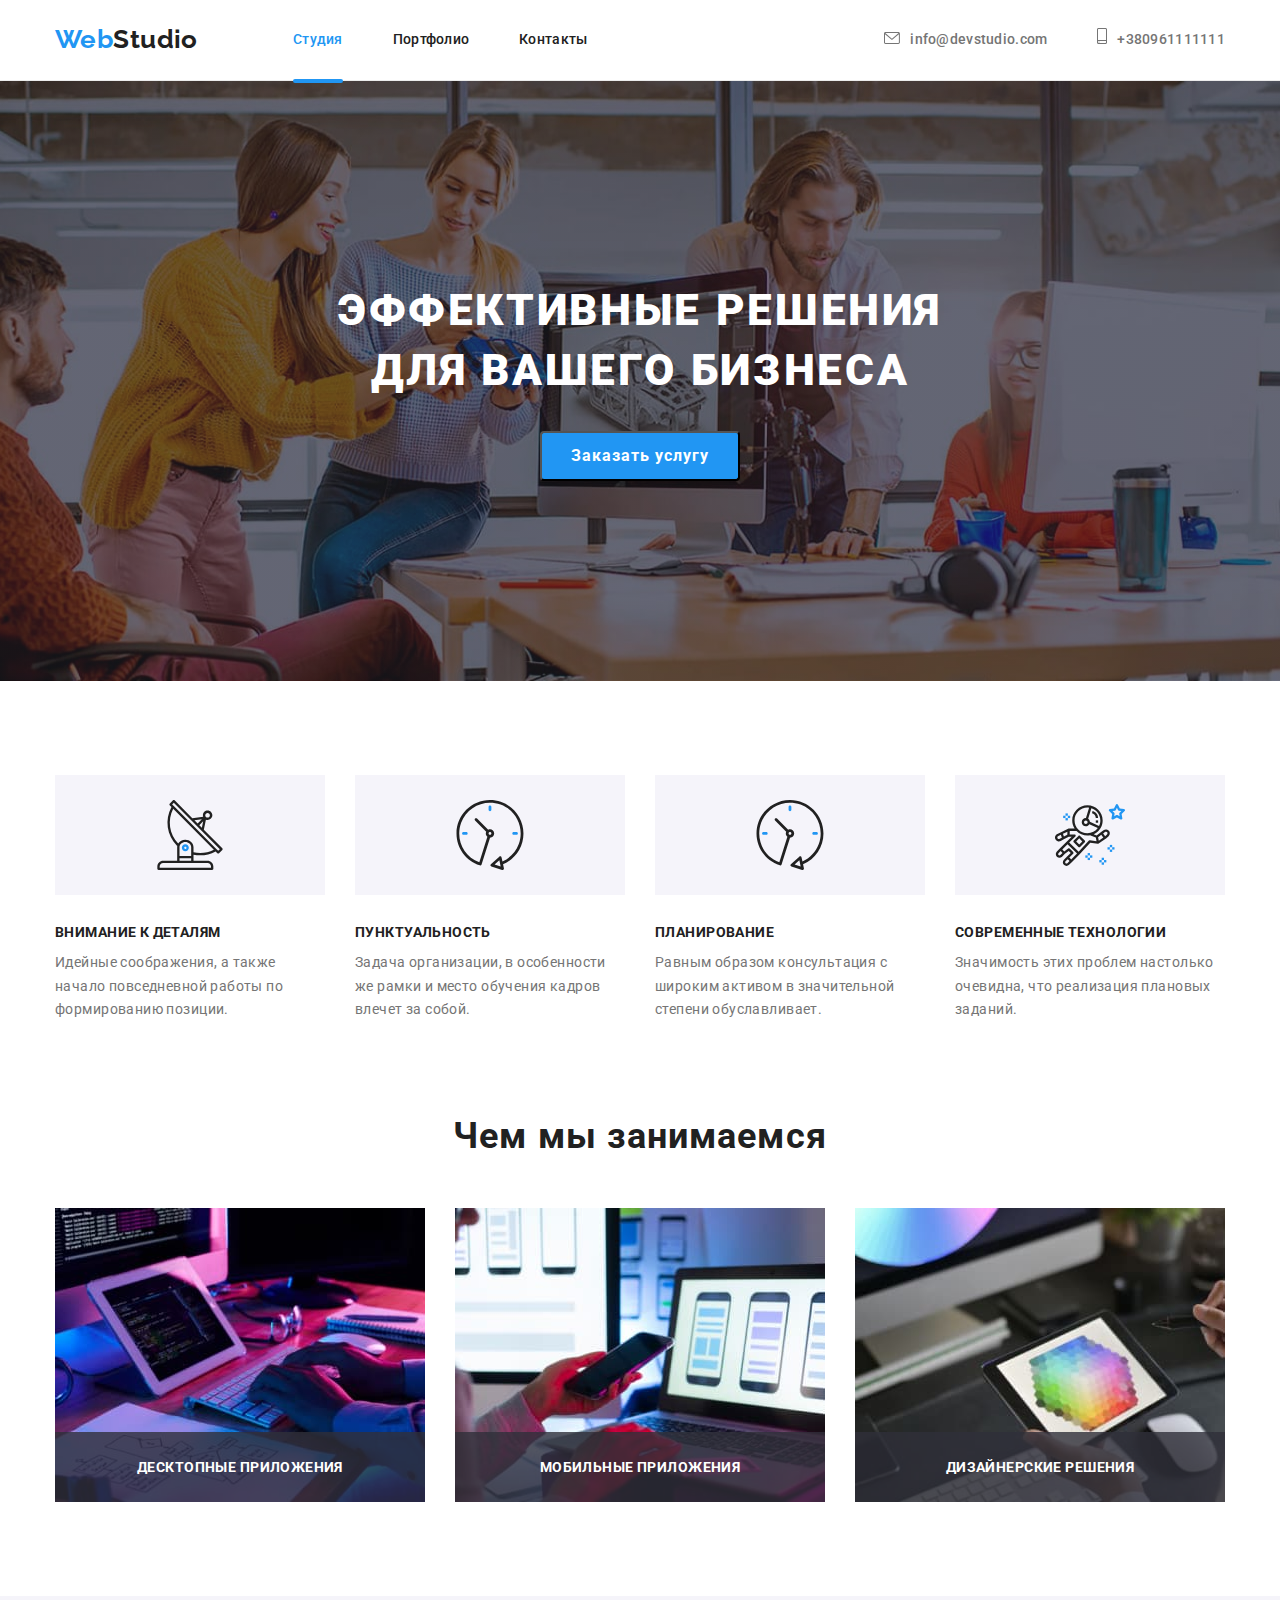
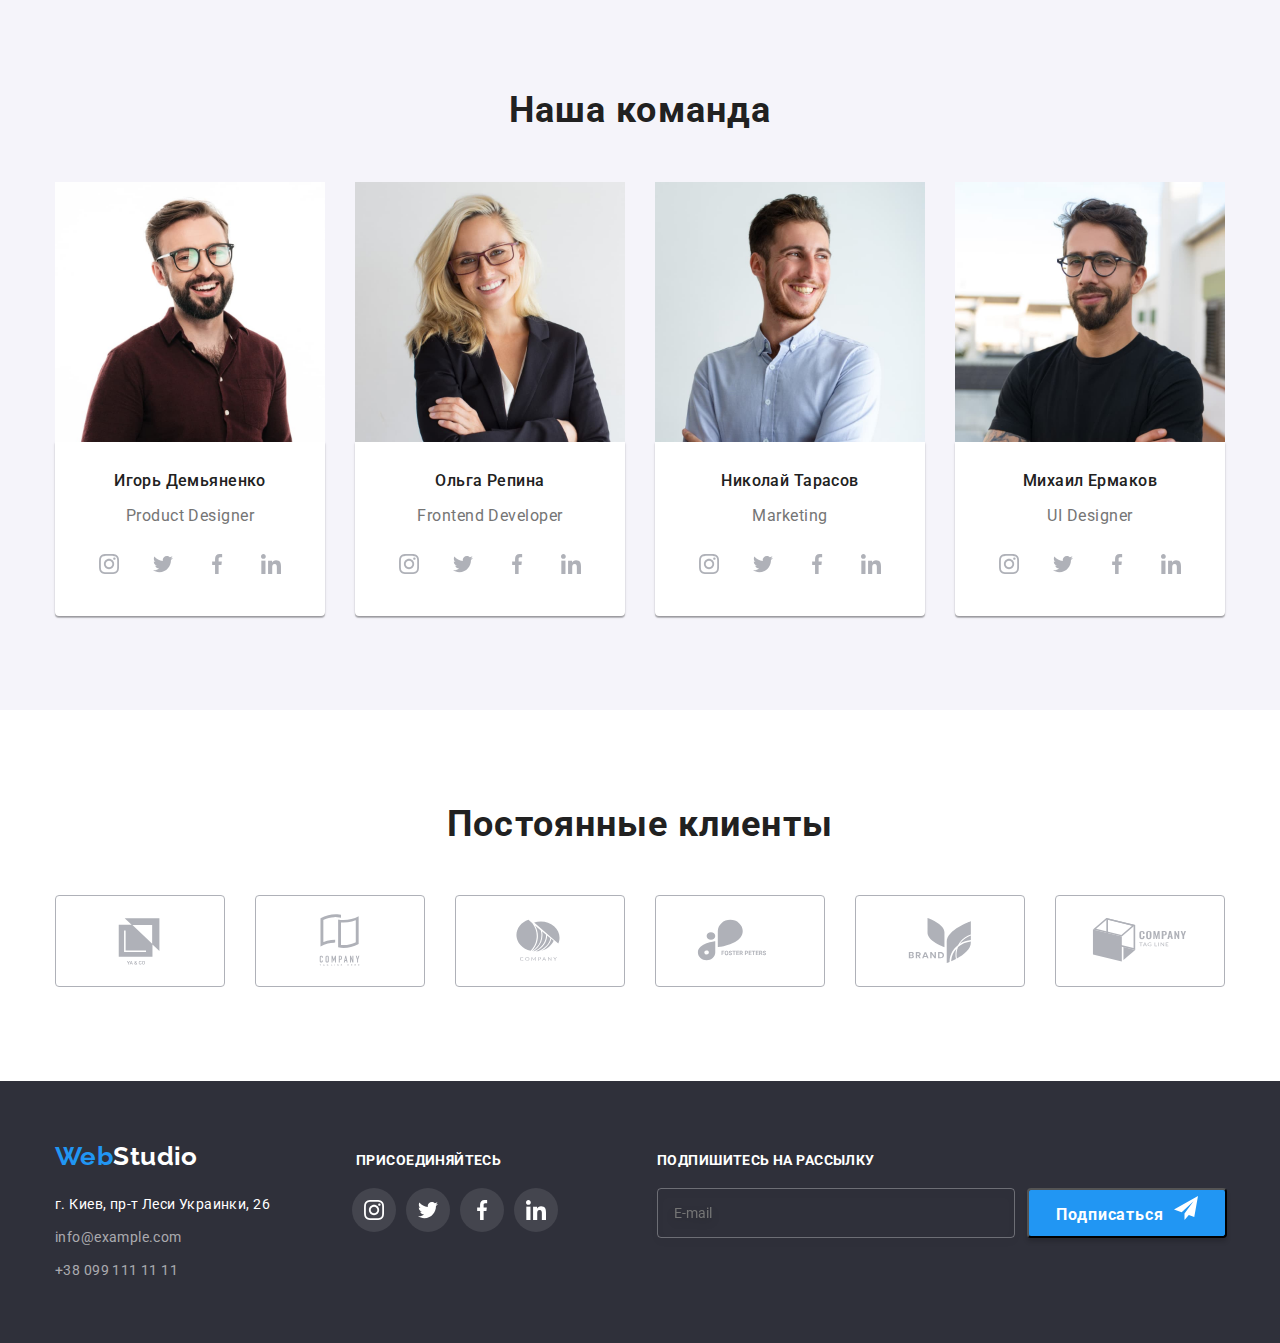
<file: index.html>
<!DOCTYPE html>
<html lang="ru">
<head>
    <meta charset="UTF-8">
    <meta http-equiv="X-UA-Compatible" content="IE=edge">
    <meta name="viewport" content="width=device-width, initial-scale=1.0">
    <title>Home</title>
    <link rel="preconnect" href="https://fonts.googleapis.com">
    <link rel="preconnect" href="https://fonts.gstatic.com" crossorigin>
    <link href="https://fonts.googleapis.com/css2?family=Raleway:wght@700&family=Roboto:wght@400;500;700;900&display=swap" rel="stylesheet">
    <link rel="stylesheet" href="https://cdnjs.cloudflare.com/ajax/libs/modern-normalize/1.1.0/modern-normalize.min.css">
    <link rel="stylesheet" href="./css/main.min.css">
</head>
<body>


<!-- Шапка --> 

<header class="header">
    <div class="container header__container">
        <nav class="header-nav">
            <a class="logo-href" href="/"><span class="accent">Web</span><span class="logo">Studio</span></a>
                <ul class="site-nav list">
                    <li class="header__item"><a href="./index.html" class="link current">Студия</a></li>
                    <li class="header__item"><a href="./portfolio.html" class="link">Портфолио</a></li>
                    <li class="header__item"><a href="Контакты" class="link">Контакты</a></li>
                </ul>
        </nav>
        <ul class="auth-nav list">
            <li class="auth-nav__item">
                <a href="mailto:info@devstudio.com" class="link header-mail"><svg class="icon-mail" width="16" height="12">
                    <use href="images/icons.svg#icon-envelope"></use>
                </svg>info@devstudio.com</a>
            </li>
            <li class="auth-nav__telephone">
                <a href="tel:+380961111111" class="link header-tel"><svg class="icon-tel" width="10" height="16">
                    <use href="images/icons.svg#icon-smartphone"></use>
                </svg>+380961111111</a>
            </li>
        </ul>
    </div>
</header>
<main>


<!-- Герой -->

<section class="hero-works">
        <div class="container hero-works__container">
            <h1 class="hero-works__title">Эффективные решения для вашего бизнеса</h1>
            <button type="button" class="button__primary" data-modal-open>Заказать услугу</button>
        </div>
</section>


<!-- Преимущества -->

<section class="section">
    <div class="container section__container">
        <ul class="feature-list">
            <li class="feature-list__item">
                <h3 class="feature-list__title">Внимание к деталям</h3>
                    <p class="feature-list__text">Идейные соображения, а также начало повседневной работы по формированию позиции.</p>
            </li> 
            <li class="feature-list__item">
                <h3 class="feature-list__title"> Пунктуальность</h3>
                <p class="feature-text">Задача организации, в особенности же рамки и место обучения кадров влечет за собой.</p>
            </li> 
            <li class="feature-list__item">
                <h3 class="feature-list__title"> Планирование</h3>
                <p class="feature-list__text">Равным образом консультация с широким активом в значительной степени обуславливает.</p>
            </li> 
            <li class="feature-list__item">
                <h3 class="feature-list__title"> Современные технологии</h3 >
                <p class="feature-list__text">Значимость этих проблем настолько очевидна, что реализация плановых заданий.</p>
            </li>         
        </ul>
    </div>
</section>


<!-- Примеры -->

<section class="section-examples">
    <div class="container section-examples__container">
        <h2 class="section__title">Чем мы занимаемся</h2>
            <ul class="examples-list list">
                <li class="examples-list__item">
                    <div class="examples-list__wrap">
                        <img src="./images/1.jpg" alt="на столе лежит клавиатура,на которой две руки набирают код в программе перед планшетом и монитором" width="370">
                <p class="examples-list__pictures-text">Десктопные приложения</p></div></li>
                <li class="examples-list__item">
                    <div class="examples-list__wrap"><img src="./images/2.jpg" alt="в левой руке телефон, а правая лежит на ноутбуке с изображениями трех телефонов, который стоит на столе" width="370">
                <p class="examples-list__pictures-text">Мобильные приложения</p></div></li>
                <li class="examples-list__item">
                    <div class="examples-list__wrap"></div><img src="./images/3.jpg" alt="в левой руке планшет с изображением, а в правой руке стилус на фоне: мышки, клавиатуры,телефона и монитора, которые находятся на столе" width="370">
                <p class="examples-list__pictures-text">Дизайнерские решения</p></div></li>
            </ul>
    </div>
</section>


<!-- Руководители -->

<section class="section-leaders">
    <div class="container section-leaders__container">
        <h2 class="section__title">Наша команда</h2>
            <ul class="leaders-list list">
                <li class="leaders-list__item">
                    <img src="./images/4.jpg" alt="фото дизайнера продукта" width="270">
                <div class="people leaders-list__people">
                    <h3 class="leaders-list__section-partition">Игорь Демьяненко</h3>
                    <p class="leaders-list__text">Product Designer</p>                   
                    <ul class="leaders-list__social socials list">
                        <li class="socials__item">
                            <a href="" class="socials__link link">
                                <svg class="socials__ikon" width="20" height="20">
                                    <use href="./images/icons.svg#icon-instagram-2"></use>
                                </svg></a></li>
                            <li class="socials__item">
                                <a href="" class="socials__link link"><svg class="socials__ikon" width="20" height="20">
                                        <use href="./images/icons.svg#icon-twitter-1"></use>
                                    </svg></a></li>
                                <li class="socials__item">
                                    <a href="" class="socials__link link"><svg class="socials__ikon" width="20" height="20">
                                            <use href="./images/icons.svg#icon-facebook-1"></use>
                                        </svg></a></li>
                                    <li class="socials__item">
                                        <a href="" class="socials__link link"><svg class="socials__ikon" width="20" height="20">
                                                <use href="./images/icons.svg#icon-linkedin-1"></use>
                                            </svg></a></li>
                    </ul>
                </div>                    
                <li class="leaders-list__item">
                    <img src="./images/5.jpg" alt="фото фронтенд разработчика" width="270">
<div class="people leaders-list__people"><h3 class="leaders-list__section-partition">Ольга Репина</h3>
                    <p class="leaders-list__text">Frontend Developer</p>
                    <ul class="leaders-list__social socials list">
                        <li class="socials__item">
                            <a href="" class="socials__link link">
                                <svg class="socials__ikon" width="20" height="20">
                                    <use href="./images/icons.svg#icon-instagram-2"></use>
                                </svg></a>
                        </li>
                        <li class="socials__item">
                            <a href="" class="socials__link link"><svg class="socials__ikon" width="20" height="20">
                                    <use href="./images/icons.svg#icon-twitter-1"></use>
                                </svg></a>
                        </li>
                        <li class="socials__item">
                            <a href="" class="socials__link link"><svg class="socials__ikon" width="20" height="20">
                                    <use href="./images/icons.svg#icon-facebook-1"></use>
                                </svg></a>
                        </li>
                        <li class="socials__item">
                            <a href="" class="socials__link link"><svg class="socials__ikon" width="20" height="20">
                                    <use href="./images/icons.svg#icon-linkedin-1"></use>
                                </svg></a>
                        </li>
                    </ul>
</div>
                </li>
                <li class="leaders-list__item">
                    <img src="./images/6.jpg" alt="фото специалиста по маркетингу" width="270">
<div class="people leaders-list__people"><h3 class="leaders-list__section-partition">Николай Тарасов</h3>
                    <p class="leaders-list__text">Marketing</p>
                <ul class="leaders-list__social socials list">
                    <li class="socials__item">
                        <a href="" class="socials__link link">
                            <svg class="socials__ikon" width="20" height="20">
                                <use href="./images/icons.svg#icon-instagram-2"></use>
                            </svg></a>
                    </li>
                    <li class="socials__item">
                        <a href="" class="socials__link link"><svg class="socials__ikon" width="20" height="20">
                                <use href="./images/icons.svg#icon-twitter-1"></use>
                            </svg></a>
                    </li>
                    <li class="socials__item">
                        <a href="" class="socials__link link"><svg class="socials__ikon" width="20" height="20">
                                <use href="./images/icons.svg#icon-facebook-1"></use>
                            </svg></a>
                    </li>
                    <li class="socials__item">
                        <a href="" class="socials__link link"><svg class="socials__ikon" width="20" height="20">
                                <use href="./images/icons.svg#icon-linkedin-1"></use>
                            </svg></a>
                    </li>
                </ul>
</div>
                </li>
                <li class="leaders-list__item">
                    <img src="./images/7.jpg" alt="фото дизайнера интерфейсов" width="270">
<div class="people leaders-list__people"><h3 class="leaders-list__section-partition">Михаил Ермаков</h3>
                    <p class="leaders-list__text">UI Designer</p>
                    <ul class="leaders-list__social socials list">
                        <li class="socials__item">
                            <a href="" class="socials__link link">
                                <svg class="socials__ikon" width="20" height="20">
                                    <use href="./images/icons.svg#icon-instagram-2"></use>
                                </svg></a>
                        </li>
                        <li class="socials__item">
                            <a href="" class="socials__link link"><svg class="socials__ikon" width="20" height="20">
                                    <use href="./images/icons.svg#icon-twitter-1"></use>
                                </svg></a>
                        </li>
                        <li class="socials__item">
                            <a href="" class="socials__link link"><svg class="socials__ikon" width="20" height="20">
                                    <use href="./images/icons.svg#icon-facebook-1"></use>
                                </svg></a>
                        </li>
                        <li class="socials__item">
                            <a href="" class="socials__link link"><svg class="socials__ikon" width="20" height="20">
                                    <use href="./images/icons.svg#icon-linkedin-1"></use>
                                </svg></a>
                        </li>
                    </ul>
    </div>
</section>


<!-- Постоянные клиенты -->


<section class="section-clients">
<div class="container ofice__container">
    <h2 class="section__title">Постоянные клиенты</h2>
    <ul class="section-clients-list clients  list">
        <li class="clients__item">
            <a href="" class="clients__link link">
                <svg class="clients__ikon" width="106" height="60">
                <use href="./images/icons.svg#icon-Logo1"></use>
            </svg>
        </a>
    </li>
            <li class="clients__item"><a href="" class="clients__link link"><svg class="clients__ikon"
                        width="106" height="60">
                        <use href="./images/icons.svg#icon-Logo-1"></use>
                    </svg></a></li>
                    <li class="clients__item"><a href="" class="clients__link link"><svg class="clients__ikon"
                                width="106" height="60">
                                <use href="./images/icons.svg#icon-Logo-2"></use>
                            </svg></a></li>
                            <li class="clients__item"><a href="" class="clients__link link"><svg class="clients__ikon"
                                        width="106" height="60">
                                        <use href="./images/icons.svg#icon-Logo-3"></use>
                                    </svg></a></li>
                                    <li class="clients__item"><a href="" class="clients__link link"><svg class="clients__ikon"
                                                width="106" height="60">
                                                <use href="./images/icons.svg#icon-Logo-4"></use>
                                            </svg></a></li>
                                            <li class="clients__item"><a href="" class="clients__link link"><svg class="clients__ikon"
                                                        width="106" height="60">
                                                        <use href="./images/icons.svg#icon-Logo"></use>
                                                    </svg></a></li>
                                                    </div>
    </ul>
</section>
</main>


<!-- Футер -->

<footer class="footer-works">
    <div class="container logo-new">
        <div class="footer-nav">
            <a class="logo-href" href="/"><span class="accent">Web</span><span class="logo">Studio</span> </a>
            <address>
                <ul class="footer-local list">
                    <li class="footer-local__item">
                        <a href="г.Киев,пр-тЛесиУкраинки,26 " class="link actual">г. Киев, пр-т Леси Украинки, 26 <br/></a>
                    </li>
                    <li class="footer-local__item">
                        <a href="info@example.com" class="link mail">info@example.com</a>
                    </li>
                    <li class="footer-local__item">
                        <a href="+380991111111" class="link mail">+38 099 111 11 11</a>
                    </li>
                </ul>
            </address>
        </div>            
        <div class="footer-proposition">
                <h3 class="footer-text__title">присоединяйтесь</h3>
            <ul class="footer-works-list works list">
                <li class="works__item">
                    <a href="" class="works__link link">
                        <svg class="works__ikon" width="20" height="20">
                            <use href="./images/icons.svg#icon-instagram-2"></use>
                        </svg>
                    </a>
                </li>
                <li class="works__item">
                    <a href="" class="works__link link"><svg class="works__ikon" width="20" height="20">
                            <use href="./images/icons.svg#icon-twitter-1"></use>
                        </svg></a>
                </li>
                <li class="works__item">
                    <a href="" class="works__link link"><svg class="works__ikon" width="20" height="20">
                            <use href="./images/icons.svg#icon-facebook-1"></use>
                        </svg></a>
                </li>
                <li class="works__item">
                    <a href="" class="works__link link"><svg class="works__ikon" width="20" height="20">
                            <use href="./images/icons.svg#icon-linkedin-1"></use>
                        </svg></a>
                </li>
        </div>
        <div class="footer-distribution">
            <h3 class="footer-text__title">Подпишитесь на рассылку</h3>
            <form action="#">
            <div class="button-distribution">
                <input type="email" id="email-online" name="email-online" placeholder="E-mail" class="footer-input">
                <button type="submit" class="button__primary">Подписаться<svg class="works__ikon distribution-icon"
                        width="24" height="24">
                        <use href="./images/icons.svg#icon-iconsend"></use>
                    </svg></button></form>
        </div>
    </div>
</footer>


<!-- backdrop -->

<div class="backdrop is-hidden" data-modal>
    <div class="modal">
        <button type="button" class="modal-close" data-modal-close><svg class="modal-close-icon" width="18" height="18">
            <use href="images/icons.svg#icon-close-black-18dp-2-1"></use>
        </svg></button>
        <p class="modal__title">Оставьте свои данные, мы вам перезвоним</p>
        <form action="#" class="modal-form">
            <div class="modal-form__field">
                <label class="modal-form__label">Имя</label>
            <div class="modal-form__input-wrap"><input type="text" name="user-name" class="modal-form__input">
            <svg class="modal-form__input-ikon" width="18" height="18"><use href="./images/icons.svg#icon-person-black-18dp-1-2"></use></svg></div>
            </div>
        <div class="modal-form__field">
            <label class="modal-form__label">Телефон</label>
            <div class="modal-form__input-wrap"><input type="email" name="user-email" class="modal-form__input">
            <svg class="modal-form__input-ikon" width="18" height="18">
                <use href="./images/icons.svg#icon-phone-black-18dp-1"></use></svg></div>
        </div>
        <div class="modal-form__field">
            <label class="modal-form__label">Почта</label>
            <div class="modal-form__input-wrap"><input type="tel" name="user-tel" class="modal-form__input">
            <svg class="modal-form__input-ikon" width="18" height="18"><use href="./images/icons.svg#icon-Vector"></use></svg></div>
        </div>
        <div class="modal-form__field">
            <label class="modal-form__label">Комментарий</label>
            <textarea name="user-text" id="user-text" placeholder="Введите текст" class="modal-form__textarea"></textarea>
        </div>
        <div class="modal-form__field">
            <input type="checkbox" name="input-check" id="input-check" class="modal-form__policy-check filter-part">
            <label for="input-check" class="modal-form__policy-text">Соглашаюсь с рассылкой и принимаю&nbsp;
            <a href="" class="contract"> Условия договора</a></label>
        </div>
        <button type="submit" class="button__primary">Отправить</button>
        </form>
    </div>
</div>
<script src="./js/modal.js"></script>
</body>
</body>
</html>
</file>
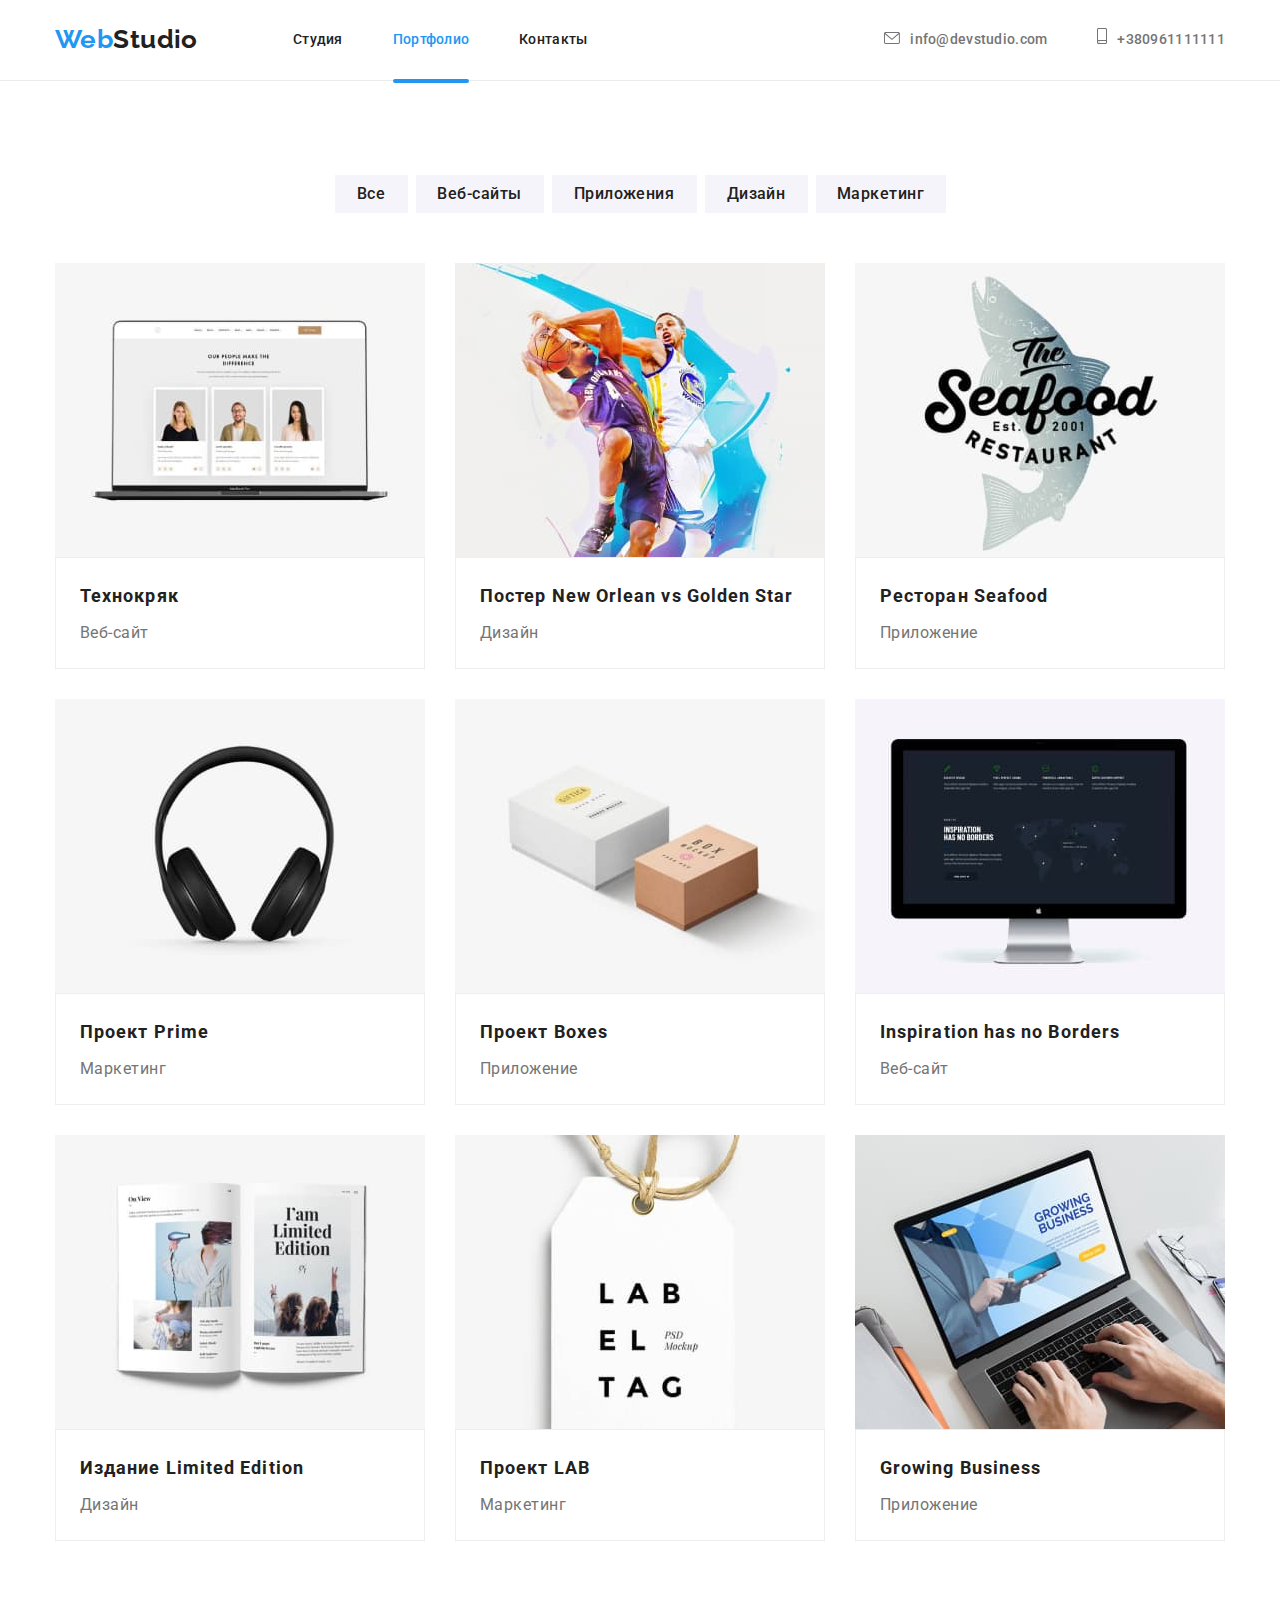
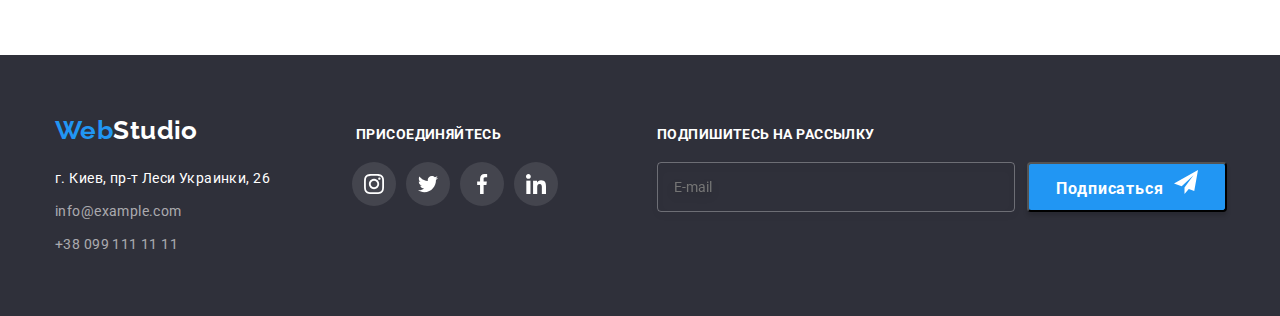
<file: portfolio.html>
<!DOCTYPE html>
<html lang="ru">
<head>
   <meta charset="UTF-8">
   <meta http-equiv="X-UA-Compatible" content="IE=edge">
   <meta name="viewport" content="width=device-width, initial-scale=1.0">
   <title>Portfolio</title>
   <link rel="preconnect" href="https://fonts.googleapis.com">
   <link rel="preconnect" href="https://fonts.gstatic.com" crossorigin>
   <link href="https://fonts.googleapis.com/css2?family=Raleway:wght@700&family=Roboto:wght@400;500;700;900&display=swap" rel="stylesheet">
   <link rel="stylesheet" href="https://cdnjs.cloudflare.com/ajax/libs/modern-normalize/1.1.0/modern-normalize.min.css">
   <link rel="stylesheet" href="./css/main.min.css">
</head>
<body>

<!-- Шапка -->

<header class="header">
   <div class="container header__container">
      <nav class="header-nav">
         <a class="logo-href" href="/"><span class="accent">Web</span><span class="logo">Studio</span></a>
         <ul class="site-nav list">
            <li class="header__item"><a href="./index.html" class="link">Студия</a></li>
            <li class="header__item"><a href="./portfolio.html" class="link current">Портфолио</a></li>
            <li class="header__item"><a href="Контакты" class="link">Контакты</a></li>
         </ul>
      </nav>
      <ul class="auth-nav list">
         <li class="auth-nav__item">
            <a href="mailto:info@devstudio.com" class="link header-mail"><svg class="icon-mail" width="16" height="12">
                  <use href="images/icons.svg#icon-envelope"></use>
               </svg>info@devstudio.com</a>
         </li>
         <li class="auth-nav__telephone">
            <a href="tel:+380961111111" class="link header-tel"><svg class="icon-tel" width="10" height="16">
                  <use href="images/icons.svg#icon-smartphone"></use>
               </svg>+380961111111</a>
         </li>
      </ul>
   </div>
</header>

<!-- Герой -->

<main>
      <section class="filter">
         <div class="container">
            <h1 class="filter-part"> наполнение страницы</h1>
               <ul class="filter-button list">
                     <li class="filter-item">
                        <button type="button" class="button-secondary oll">Все</button>
                     </li>
                     <li class="filter-item">
                        <button type="button" class="button-secondary web">Веб-сайты</button>
                     </li>
                     <li class="filter-item">
                        <button type="button" class="button-secondary app">Приложения</button>
                     </li>
                     <li class="filter-item">
                        <button type="button" class="button-secondary  des">Дизайн</button>
                     </li>
                     <li class="filter-item">
                        <button type="button" class="button-secondary mark">Маркетинг</button>
                     </li>
               </ul>
                  <ul class="filter-list option">
                     <li class="filter-selection">
                        <a class="hero-link link" href="">
                           <div class="filter-item-wrap">
                              <img src="./images/portfolio6.jpg" alt="ноутбук" width="370">
                              <p class="filter-pictures-text">Технокряк это современная площадка распространения коронавируса. Компании используют эту платформу для цифрового
                           шпионажа и атак на защищённые сервера конкурентов.</p>
                        </div>
<div class="filter-banner"><h2 class="title">Технокряк</h2>
                        <p class="text">Веб-сайт</p>
                        </div>
                        </a>
                     </li>
                     <li class="filter-selection">
                        <a class="hero-link link" href="">
                           <div class="filter-item-wrap">
                           <img src="./images/portfolio1.jpg" alt="два парня играют мячом в баскетбол" width="370">
                           <p class="filter-pictures-text">Технокряк это современная площадка распространения коронавируса. Компании используют эту
                              платформу для цифрового
                              шпионажа и атак на защищённые сервера конкурентов.</p>
                              </div>
<div class="filter-banner"><h2 class="title">Постер New Orlean vs Golden Star</h2>
                        <p class="text">Дизайн</p> 
                        </div>
                        </a>
                     </li>
                     <li class="filter-selection">
                        <a class="hero-link link" href="">
                           <div class="filter-item-wrap">
                           <img src="./images/portfolio2.jpg" alt="логотип ресторана" width="370">
                           <p class="filter-pictures-text">Технокряк это современная площадка распространения коронавируса. Компании используют эту
                              платформу для цифрового
                              шпионажа и атак на защищённые сервера конкурентов.</p>
                              </div>
<div class="filter-banner"><h2 class="title">Ресторан Seafood</h2>
                        <p class="text">Приложение</p>
                        </div>
                        </a>
                     </li>
                     <li class="filter-selection">
                           <a class="hero-link link" href="">
                              <div class="filter-item-wrap">
                              <img src="./images/portfolio3.jpg" alt="наушники" width="370">
                              <p class="filter-pictures-text">Технокряк это современная площадка распространения коронавируса. Компании используют эту
                                 платформу для цифрового
                                 шпионажа и атак на защищённые сервера конкурентов.</p>
                                 </div>
<div class="filter-banner"><h2 class="title">Проект Prime</h2>
                        <p class="text">Маркетинг</p>
                        </div>
                        </a>
                     </li>
                     <li class="filter-selection">
                        <a class="hero-link link" href="">
                           <div class="filter-item-wrap">
                           <img src="./images/portfolio4.jpg" alt="одна коричневая и одна белая коробочки" width="370">
                           <p class="filter-pictures-text">Технокряк это современная площадка распространения коронавируса. Компании используют эту
                              платформу для цифрового
                              шпионажа и атак на защищённые сервера конкурентов.</p>
                              </div>
<div class="filter-banner"><h2 class="title">Проект Boxes</h2>
                        <p class="text">Приложение</p>
                        </div>
                        </a>
                     </li>
                     <li class="filter-selection">
                        <a class="hero-link link" href="">
                           <div class="filter-item-wrap">
                           <img src="./images/portfolio5.jpg" alt="монитор" width="370">
                           <p class="filter-pictures-text">Технокряк это современная площадка распространения коронавируса. Компании используют эту
                              платформу для цифрового
                              шпионажа и атак на защищённые сервера конкурентов.</p>
                              </div>
<div class="filter-banner"><h2 class="title">Inspiration has no Borders</h2>
                        <p class="text">Веб-сайт</p>
                        </div>
                        </a>
                     </li>
                     <li class="filter-selection">
                        <a class="hero-link link" href="">
                           <div class="filter-item-wrap">
                           <img src="./images/portfolio7.jpg" alt="книга" width="370">
                           <p class="filter-pictures-text">Технокряк это современная площадка распространения коронавируса. Компании используют эту
                              платформу для цифрового
                              шпионажа и атак на защищённые сервера конкурентов.</p>
                              </div>
<div class="filter-banner"><h2 class="title">Издание Limited Edition</h2>
                        <p class="text">Дизайн</p>
                        </div>
                        </a>
                     </li>
                     <li class="filter-selection">
                        <a class="hero-link link" href="">
                           <div class="filter-item-wrap">
                           <img src="./images/portfolio8.jpg" alt="белая бирка с английскими буквами на коричневой веревке" width="370">
                           <p class="filter-pictures-text">Технокряк это современная площадка распространения коронавируса. Компании используют эту
                              платформу для цифрового
                              шпионажа и атак на защищённые сервера конкурентов.</p>
                              </div>
<div class="filter-banner"><h2 class="title">Проект LAB</h2>
                        <p class="text">Маркетинг</p>
                        </div>
                        </a>
                     </li>
                     <li class="filter-selection">
                        <a class="hero-link link" href="">
                           <div class="filter-item-wrap">
                           <img src="./images/portfolio9.jpg" alt="две руки лежат на клавиатуре ноутбука" width="370">
                           <p class="filter-pictures-text">Технокряк это современная площадка распространения коронавируса. Компании используют эту
                              платформу для цифрового
                              шпионажа и атак на защищённые сервера конкурентов.</p>
                              </div>
<div class="filter-banner"><h2 class="title">Growing Business</h2>
                        <p class="text">Приложение</p>
                        </div>
                        </a>
                     </li>
                  </ul>
         </div>
      </section>
</main>

<!-- Футер -->

<footer class="footer-works">
   <div class="container logo-new">
      <div class="footer-nav">
         <a class="logo-href" href="/"><span class="accent">Web</span><span class="logo">Studio</span> </a>
         <address>
            <ul class="footer-local list">
               <li class="footer-local__item">
                  <a href="г.Киев,пр-тЛесиУкраинки,26 " class="link actual">г. Киев, пр-т Леси Украинки, 26 <br /></a>
               </li>
               <li class="footer-local__item">
                  <a href="info@example.com" class="link mail">info@example.com</a>
               </li>
               <li class="footer-local__item">
                  <a href="+380991111111" class="link mail">+38 099 111 11 11</a>
               </li>
            </ul>
         </address>
      </div>
      <div class="footer-proposition">
         <h3 class="footer-text__title">присоединяйтесь</h3>
         <ul class="footer-works-list works list">
            <li class="works__item">
               <a href="" class="works__link link">
                  <svg class="works__ikon" width="20" height="20">
                     <use href="./images/icons.svg#icon-instagram-2"></use>
                  </svg>
               </a>
            </li>
            <li class="works__item">
               <a href="" class="works__link link"><svg class="works__ikon" width="20" height="20">
                     <use href="./images/icons.svg#icon-twitter-1"></use>
                  </svg></a>
            </li>
            <li class="works__item">
               <a href="" class="works__link link"><svg class="works__ikon" width="20" height="20">
                     <use href="./images/icons.svg#icon-facebook-1"></use>
                  </svg></a>
            </li>
            <li class="works__item">
               <a href="" class="works__link link"><svg class="works__ikon" width="20" height="20">
                     <use href="./images/icons.svg#icon-linkedin-1"></use>
                  </svg></a>
            </li>
      </div>
      <div class="footer-distribution">
         <h3 class="footer-text__title">Подпишитесь на рассылку</h3>
         <form action="#">
            <div class="button-distribution">
               <input type="email" id="email-online" name="email-online" placeholder="E-mail" class="footer-input">
               <button type="submit" class="button__primary">Подписаться<svg class="works__ikon distribution-icon"
                     width="24" height="24">
                     <use href="./images/icons.svg#icon-iconsend"></use>
                  </svg></button>
         </form>
      </div>
   </div>
</footer>

</body>
</html>
</file>
<file: css/main.min.css>
p,h1,h2,h3,h4,h5,h6{margin:0}ul,ol{margin:0;padding:0}button{cursor:pointer}img{display:block}body{background:var(--primary-white-color);color:var(--primary-text-color);font-family:Roboto, sans-serif;letter-spacing:0.03em;font-size:14px;line-height:1.71}.list{list-style:none}.link{text-decoration:none}:root{--primary-text-color: #757575;--title-text-color: #212121;--accent-color: #2196f3;--primary-white-color: #ffffff;--footer-adress-color: rgba(255, 255, 255, 0.6);--base-margin: 30px}.filter-part{position:absolute;width:1px;height:1px;margin:-1px;border:0;padding:0;white-space:nowrap;clip-path:inset(100%);clip:rect(0 0 0 0);overflow:hidden}.header{width:100%;padding-top:24px;padding-bottom:25px;border-bottom:1px solid #ececec}.header-nav{display:flex}.header__container{display:flex;align-items:center}.header__item:not(:last-child){margin-right:50px}.icon-mail,.icon-tel{margin-right:10px;fill:currentColor}.header-mail:hover,.header-mail:focus,.header-tel:hover,.header-tel:focus{color:var(--accent-color);transition:color 250ms cubic-bezier(0.4, 0, 0.2, 1)}.current:after{content:'';width:100%;height:4px;background:#2196f3;border-radius:2px;position:absolute;display:block;margin-top:28px}.accent{color:var(--accent-color);font-family:Raleway, sans-serif;font-weight:700;font-size:26px;line-height:1.19}.logo{color:var(--title-text-color);font-family:Raleway, sans-serif;font-weight:700;font-size:26px;line-height:1.19}.logo-href{text-decoration:none;width:145px;height:31px;margin-right:93px}.auth-nav__telephone{margin-left:50px}.auth-nav{display:flex;margin-left:auto;align-items:center}.auth-nav .link:hover,.auth-nav .link:focus{color:var(--accent-color)}.auth-nav-item:not(:last-child){margin-right:30px}.auth-nav .link{color:var(--primary-text-color);letter-spacing:0.02em;font-weight:500;font-size:14px;line-height:1.14;text-decoration:none}.site-nav{display:flex;align-items:center}.site-nav .link:hover,.site-nav .link:focus{color:var(--accent-color);transition:color 250ms cubic-bezier(0.4, 0, 0.2, 1)}.site-nav .link.current{color:var(--accent-color);transition:color 250ms cubic-bezier(0.4, 0, 0.2, 1)}.site-nav .link{color:var(--title-text-color);letter-spacing:0.02em;font-weight:500;font-size:14px;line-height:1.14;text-decoration:none}.site-nav .current{position:relative}.hero-works{background-color:#2f303a;background-image:linear-gradient(rgba(47,48,58,0.4), rgba(47,48,58,0.4)),url(../images/fon.jpg);background-repeat:no-repeat;background-position:center;background-size:cover;max-width:1600px;padding-top:200px;padding-bottom:200px;margin:0 auto;text-align:center}.hero-works__title{color:var(--primary-white-color);letter-spacing:0.06em;font-weight:900;font-size:44px;line-height:1.36;text-align:center;text-transform:uppercase;width:696px;margin:0 auto;margin-bottom:var(--base-margin)}.section{padding:94px 0}.feature-list{display:flex;list-style:none}.feature-list__text{font-size:14px;line-height:1.71;letter-spacing:0.03em;width:270px;color:var(--primary-text-color)}.feature-list__title{color:var(--title-text-color);font-weight:700;font-size:14px;line-height:1.14;width:270px;margin-bottom:10px;text-transform:uppercase}.feature-list__item::before{content:'';background-color:#f5f4fa;height:120px;display:block;background-position:center;background-size:70px;background-repeat:no-repeat;margin-bottom:30px}.feature-list__item:not(:last-child){margin-right:var(--base-margin);width:270px}.feature-list__item:nth-child(1)::before{background-image:url(../images/antenna.svg)}.feature-list__item:nth-child(2)::before{background-image:url(../images/clock.svg)}.feature-list__item:nth-child(3)::before{background-image:url(../images/clock.svg)}.feature-list__item:nth-child(4)::before{background-image:url(../images/astronaut.svg)}.section-examples{padding-bottom:94px}.examples-list{display:flex}.examples-list__item{position:relative;overflow:hidden}.examples-list__item:not(:last-child){margin-right:var(--base-margin)}.examples-list__pictures-text{position:absolute;bottom:0;color:var(--primary-white-color);background-color:rgba(47,48,58,0.8);width:100%;height:70px;font-size:14px;font-weight:700;line-height:16px;text-align:center;letter-spacing:0.03em;text-transform:uppercase;padding:27px}.leaders-list__people{padding-top:30px;padding-bottom:30px;background:#ffffff;box-shadow:0px 1px 3px rgba(0,0,0,0.12),0px 1px 1px rgba(0,0,0,0.14),0px 2px 1px rgba(0,0,0,0.2);border-radius:0px 0px 4px 4px}.leaders-list__text{letter-spacing:0.03em;font-size:16px;line-height:1.18;text-align:center}.section-leaders{padding-top:94px;padding-bottom:94px;background-color:#f5f4fa}.leaders-list{display:flex}.leaders-list__item:not(:last-child){margin-right:var(--base-margin)}.leaders-list__section-partition{color:var(--title-text-color);font-weight:500;font-size:16px;line-height:1.18;margin-bottom:10px;text-align:center;margin-bottom:16px}.section-clients{padding-bottom:94px;padding-top:94px}.clients{display:flex;justify-content:center}.clients__item:not(:last-child){margin-right:var(--base-margin)}.clients__link{width:100%;height:100%;display:flex;align-items:center;justify-content:center;color:#afb1b8;width:170px;height:92px;border:1px solid #afb1b8;border-radius:4px;transition:color 250ms cubic-bezier(0.4, 0, 0.2, 1),border-color 250ms cubic-bezier(0.4, 0, 0.2, 1)}.clients__link:hover,.clients__link:focus{color:var(--accent-color);border-color:var(--accent-color)}.clients__ikon{fill:currentColor}.footer-works{background-color:#2f303a;padding-bottom:60px;padding-top:60px}.footer-works .logo{color:var(--primary-white-color);font-family:Raleway, sans-serif;font-weight:700;font-size:26px;line-height:1.19;text-decoration:none}.footer-local__item:not(:last-child){margin-bottom:9px}.footer-local{font-style:normal;margin-top:20px}.footer-local .link{color:var(--footer-adress-color);letter-spacing:0.03em;font-size:14px;line-height:1.71;text-decoration:none}.link.actual{color:var(--primary-white-color);letter-spacing:0.03em;font-size:14px;line-height:1.71;text-decoration:none;transition:color 250ms cubic-bezier(0.4, 0, 0.2, 1)}.link.mail{transition:color 250ms cubic-bezier(0.4, 0, 0.2, 1)}.link.mail:hover,.link.mail:focus{color:var(--primary-white-color)}.actual:hover,.actual:focus{color:rgba(255,255,255,0.6)}.logo-new{display:flex;align-items:baseline}.footer-nav{min-width:231px}.footer-proposition{width:208px;margin-left:70px}.footer-works-list{display:flex;justify-content:center}.works__item{margin-right:10px;margin-top:20px}.footer-text__title{font-weight:700px;font-size:14px;line-height:calc(16 / 14);letter-spacing:0.03em;text-transform:uppercase;color:var(--primary-white-color)}.works__link{width:44px;height:44px;color:var(--primary-white-color);border-radius:50%;display:flex;justify-content:center;align-items:center;background:rgba(255,255,255,0.1);transition:color 250ms cubic-bezier(0.4, 0, 0.2, 1),background-color 250ms cubic-bezier(0.4, 0, 0.2, 1)}.works__link:hover,.works__link:focus{background-color:var(--accent-color);color:var(--primary-white-color)}.works__ikon{fill:currentColor}.footer-distribution{width:570px;height:86px;margin-left:93px}.footer-input{width:358px;height:50px;color:#ffffff;border:1px solid rgba(255,255,255,0.3);box-sizing:border-box;filter:drop-shadow(0px 4px 4px rgba(0,0,0,0.15));border-radius:4px;padding-left:16px;margin-right:12px;outline:none;background-color:transparent;transition:transform 250ms cubic-bezier(0.4, 0, 0.2, 1)}.button-distribution{display:flex;justify-items:center;margin-top:20px}.button-distribution .button-primary{display:flex;padding-left:29px;align-items:center}.distribution-icon{margin-left:10px}.hero-link{display:block}.hero-link:hover,.hero-link:focus{box-shadow:0px 1px 1px rgba(0,0,0,0.12),0px 4px 4px rgba(0,0,0,0.06),1px 4px 6px rgba(0,0,0,0.16)}.filter-banner{padding:20px 24px;width:370px;border:1px solid #eeeeee}.filter-list{list-style:none}.filter-list .title{color:var(--title-text-color);letter-spacing:0.06em;font-weight:700;font-size:18px;line-height:2;width:322px;margin-bottom:4px}.filter-list .text{color:var(--primary-text-color);letter-spacing:0.03em;font-size:16px;line-height:1.87;width:322px}.filter-list.option{display:flex;flex-wrap:wrap;margin-left:-30px;margin-bottom:-30px}.filter-button.list{align-items:center;margin-bottom:50px;justify-content:center}.filter-button{display:flex}.filter-list.option{display:flex;flex-wrap:wrap;margin-left:-30px;margin-bottom:-30px}.filter-selection{width:calc(100% / 3 - 30px);margin-left:30px;margin-bottom:30px}.filter-selection:hover .filter-pictures-text{transform:translateY(0)}.filter-item-wrap{position:relative;overflow:hidden}.filter-pictures-text{position:absolute;top:0;height:100%;font-size:18px;line-height:1.56;letter-spacing:0.03em;color:#ffffff;padding:63px 24px;background-color:var(--accent-color);transform:translateY(100%);transition:transform 250ms}.filter{padding-top:94px;padding-bottom:114px}.filter-item:not(:last-child){margin-right:8px}.container{width:1200px;padding-left:15px;padding-right:15px;margin:0 auto}.button__primary{color:var(--primary-white-color);background-color:var(--accent-color);font-family:Roboto, sans-serif;letter-spacing:0.06em;font-weight:700;font-size:16px;line-height:1.87;min-width:200px;height:50px;border-radius:4px;margin:0 auto;transition:background-color 250ms cubic-bezier(0.4, 0, 0.2, 1);box-shadow:0px 4px 4px rgba(0,0,0,0.15);margin-left:auto;margin-right:auto;display:block}.button-secondary{color:var(--title-text-color);background-color:#f5f4fa;font-family:Roboto, sans-serif;letter-spacing:0.03em;font-weight:500;font-size:16px;line-height:1.62;border:0;transition:background-color 250ms cubic-bezier(0.4, 0, 0.2, 1)}.button-secondary:hover,.button-secondary:focus{color:var(--primary-white-color);background:#2196f3;box-shadow:0px 3px 1px rgba(0,0,0,0.1),0px 1px 2px rgba(0,0,0,0.08),0px 2px 2px rgba(0,0,0,0.12);border-radius:4px}.button-secondary.oll{width:73px;height:38px}.button-secondary.web{width:128px;height:38px}.button-secondary.app{width:145px;height:38px}.button-secondary.des{width:103px;height:38px}.button-secondary.mark{width:130px;height:38px}.backdrop{width:100vw;height:100vh;background-color:rgba(0,0,0,0.2);box-shadow:0px 1px 3px rgba(0,0,0,0.12),0px 1px 1px rgba(0,0,0,0.14),0px 2px 1px rgba(0,0,0,0.2);position:absolute;top:0;transition:opacity 250ms, visibility 250ms}.backdrop.is-hidden .modal{transform:scale(2) rotate(180deg)}.modal{width:528px;min-height:581px;background:#ffffff;box-shadow:0px 1px 3px rgba(0,0,0,0.12),0px 1px 1px rgba(0,0,0,0.14),0px 2px 1px rgba(0,0,0,0.2);border-radius:4px;position:absolute;top:50%;left:50%;transform:translate(-50%, -50%) scale(1) rotate(0);transition:transform 250ms cubic-bezier(0.4, 0, 0.2, 1);padding:40px}.modal-close{top:8px;right:8px;width:30px;height:30px;background:#ffffff;border:1px solid rgba(0,0,0,0.1);border-radius:50%;position:absolute;display:flex;align-items:center;justify-content:center}.modal-close:hover .modal-close-icon,.modal-close:focus .modal-close-icon{fill:var(--accent-color)}.modal-close-icon{display:flex;align-items:center;justify-content:center;transition:fill 250ms cubic-bezier(0.4, 0, 0.2, 1)}.modal__title{font-weight:700;font-size:20px;line-height:calc(23px / 20px);text-align:center;letter-spacing:0.03em;color:#212121;margin-bottom:12px}.modal-form__field{margin-bottom:10px}.modal-form__input-ikon{position:absolute;left:10px;top:50%;transform:translateY(-50%);transition:fill 250ms cubic-bezier(0.4, 0, 0.2, 1)}.modal-form__input{width:100%;height:40px;border:1px solid rgba(33,33,33,0.2);border-radius:4px;padding-left:42px;outline:none;transition:border-color 250ms cubic-bezier(0.4, 0, 0.2, 1)}.modal-form__input:focus{border-color:var(--accent-color)}.modal-form__input:focus+.input-ikon{fill:var(--accent-color)}.contract{color:var(--accent-color)}.modal-form__policy-text{font-size:14px;line-height:1.71;letter-spacing:0.03em;color:#757575;display:flex;align-items:center}.modal-form__policy-text::before{content:'';width:16px;height:15px;border:2px solid #000000;border-radius:2px;margin-right:8px;margin-left:12px;display:flex;align-items:center;justify-content:center}.modal-form__policy-check:checked+.modal-form__policy-text::before{background-image:url(../images/iconcheck.svg);background-position:center;background-repeat:no-repeat;background-size:cover;border:none}.modal-form__label{font-size:12px;line-height:1.16;letter-spacing:0.01em;color:#757575;display:block;margin-bottom:4px}.modal-form__policy-check:checked+.modal-form__label{font-size:12px;line-height:1.16;letter-spacing:0.01em;color:#757575;display:block;margin-bottom:4px}.modal-form__input-wrap{position:relative}.modal-form__textarea{width:448px;height:120px;left:576px;top:518px;border:1px solid rgba(33,33,33,0.2);box-sizing:border-box;border-radius:4px;padding:10px 12px;resize:none;outline:none;transition:border-color 250ms cubic-bezier(0.4, 0, 0.2, 1)}.modal-form__textarea:focus{border-color:var(--accent-color)}.is-hidden{opacity:0;visibility:none;pointer-events:none}.section__title{color:var(--title-text-color);font-weight:700;font-size:36px;line-height:1.16;text-align:center;letter-spacing:0.03em;margin:0 auto;margin-bottom:50px}.socials__link{width:44px;height:44px;border-radius:50%;display:flex;align-items:center;justify-content:center;color:#afb1b8;transition:background-color 250ms cubic-bezier(0.4, 0, 0.2, 1),color 250ms cubic-bezier(0.4, 0, 0.2, 1)}.socials__link:hover,.socials__link:focus{background-color:var(--accent-color);color:var(--primary-white-color)}.socials__ikon{fill:currentColor}.socials{display:flex;justify-content:center;margin-top:16px}.socials__item+.socials__item{margin-left:10px}
/*# sourceMappingURL=main.min.css.map */
</file>
